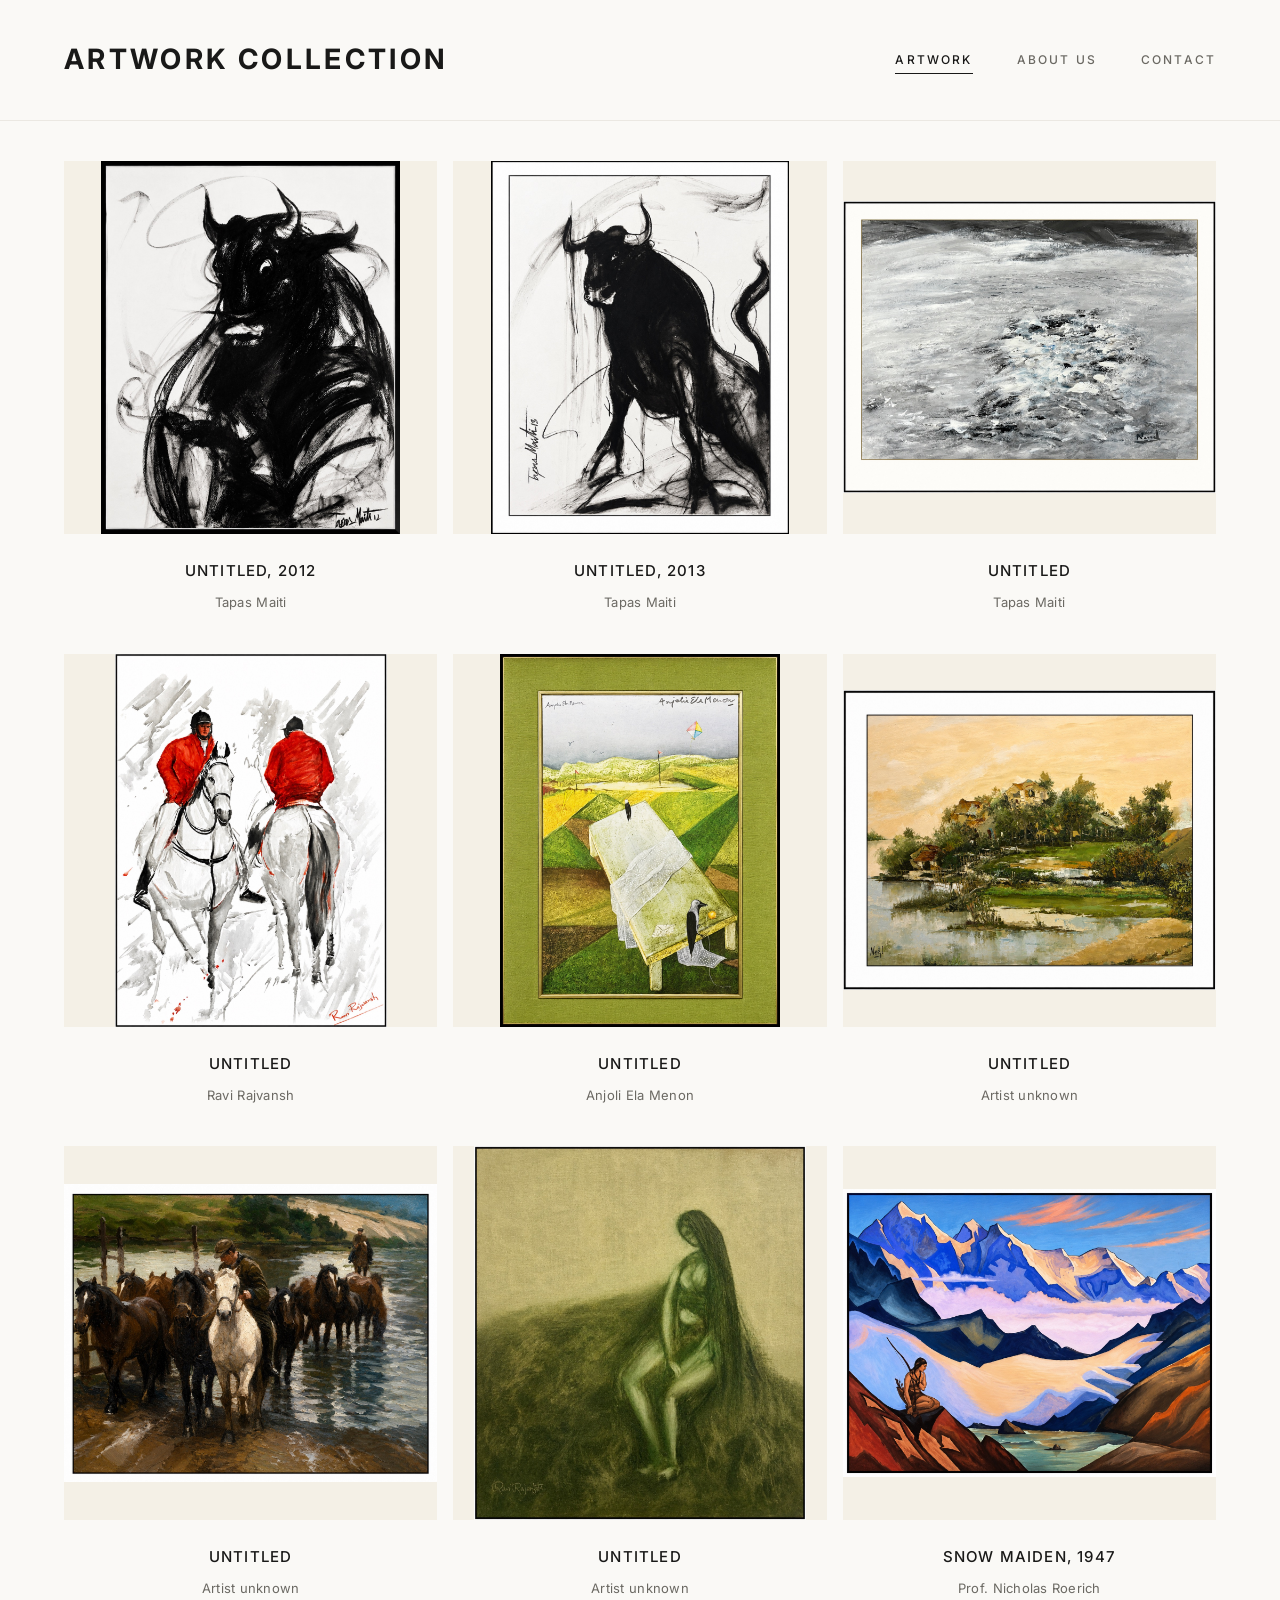
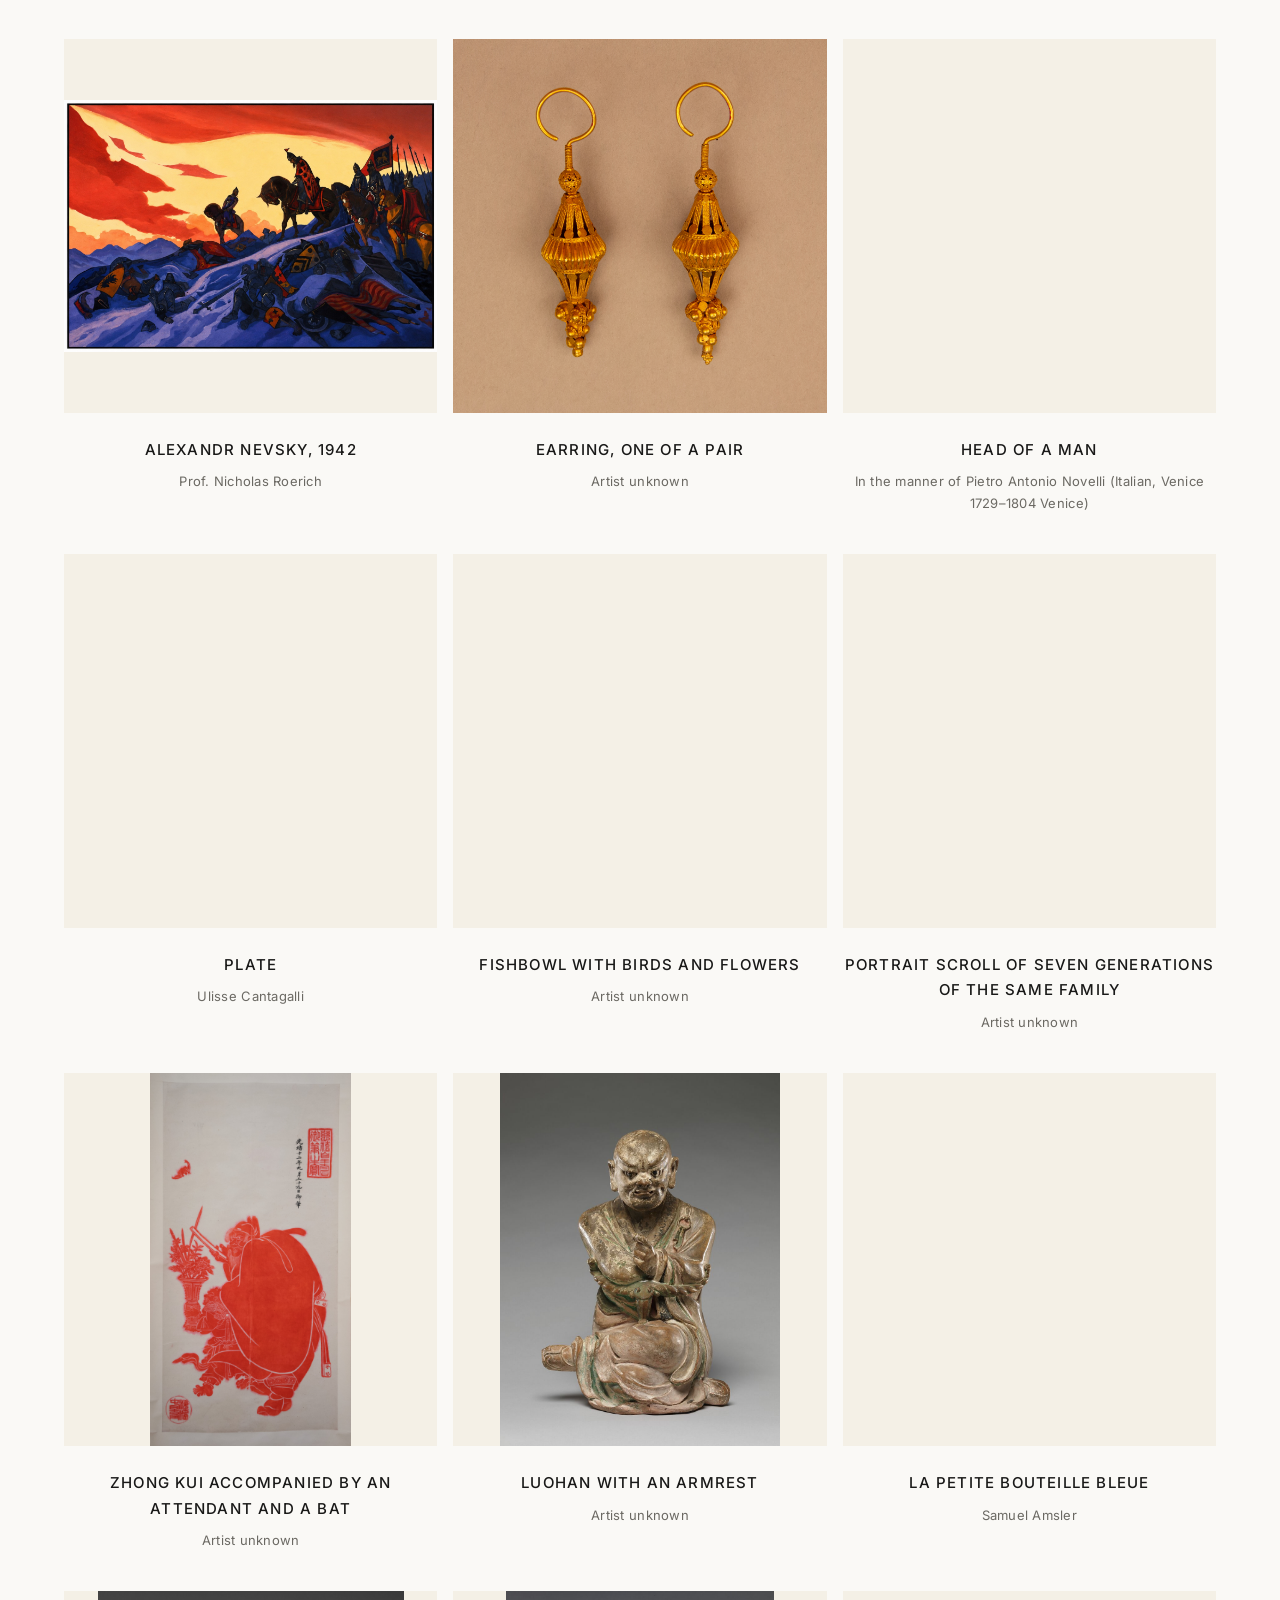
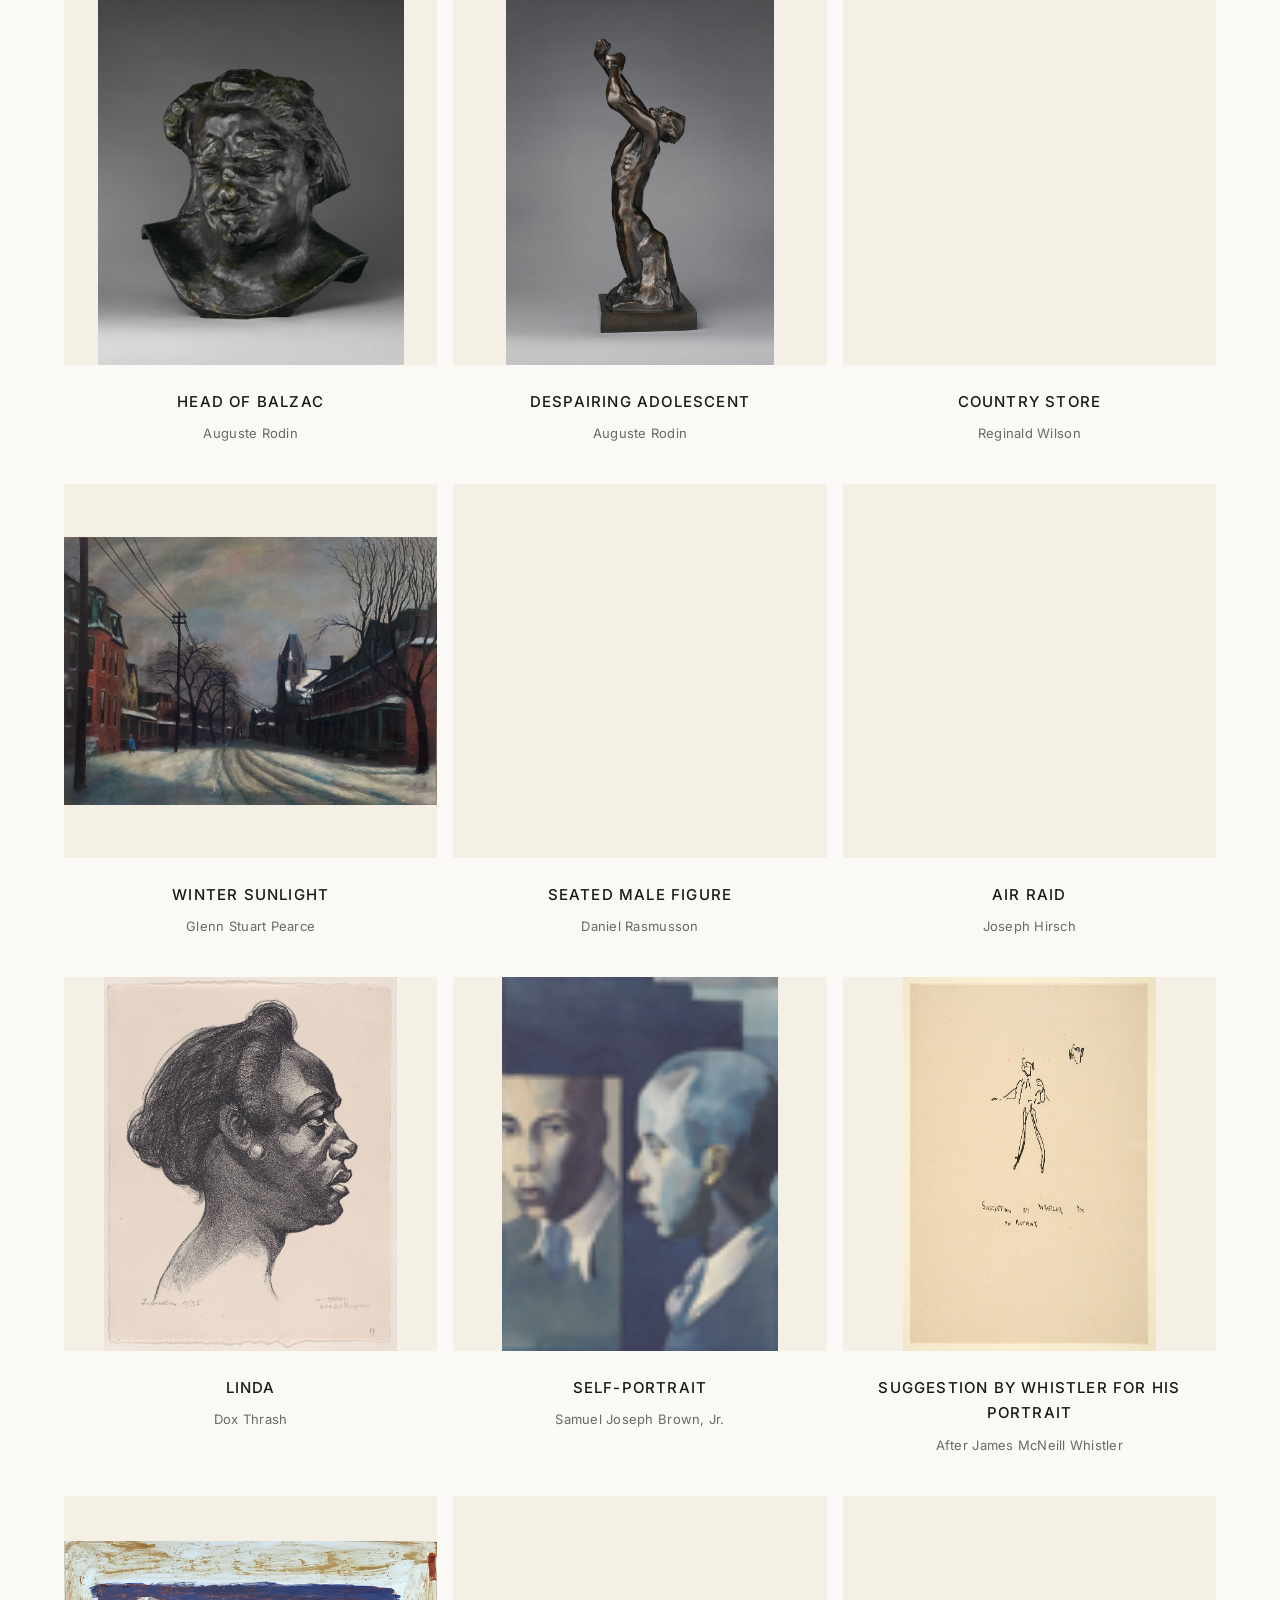
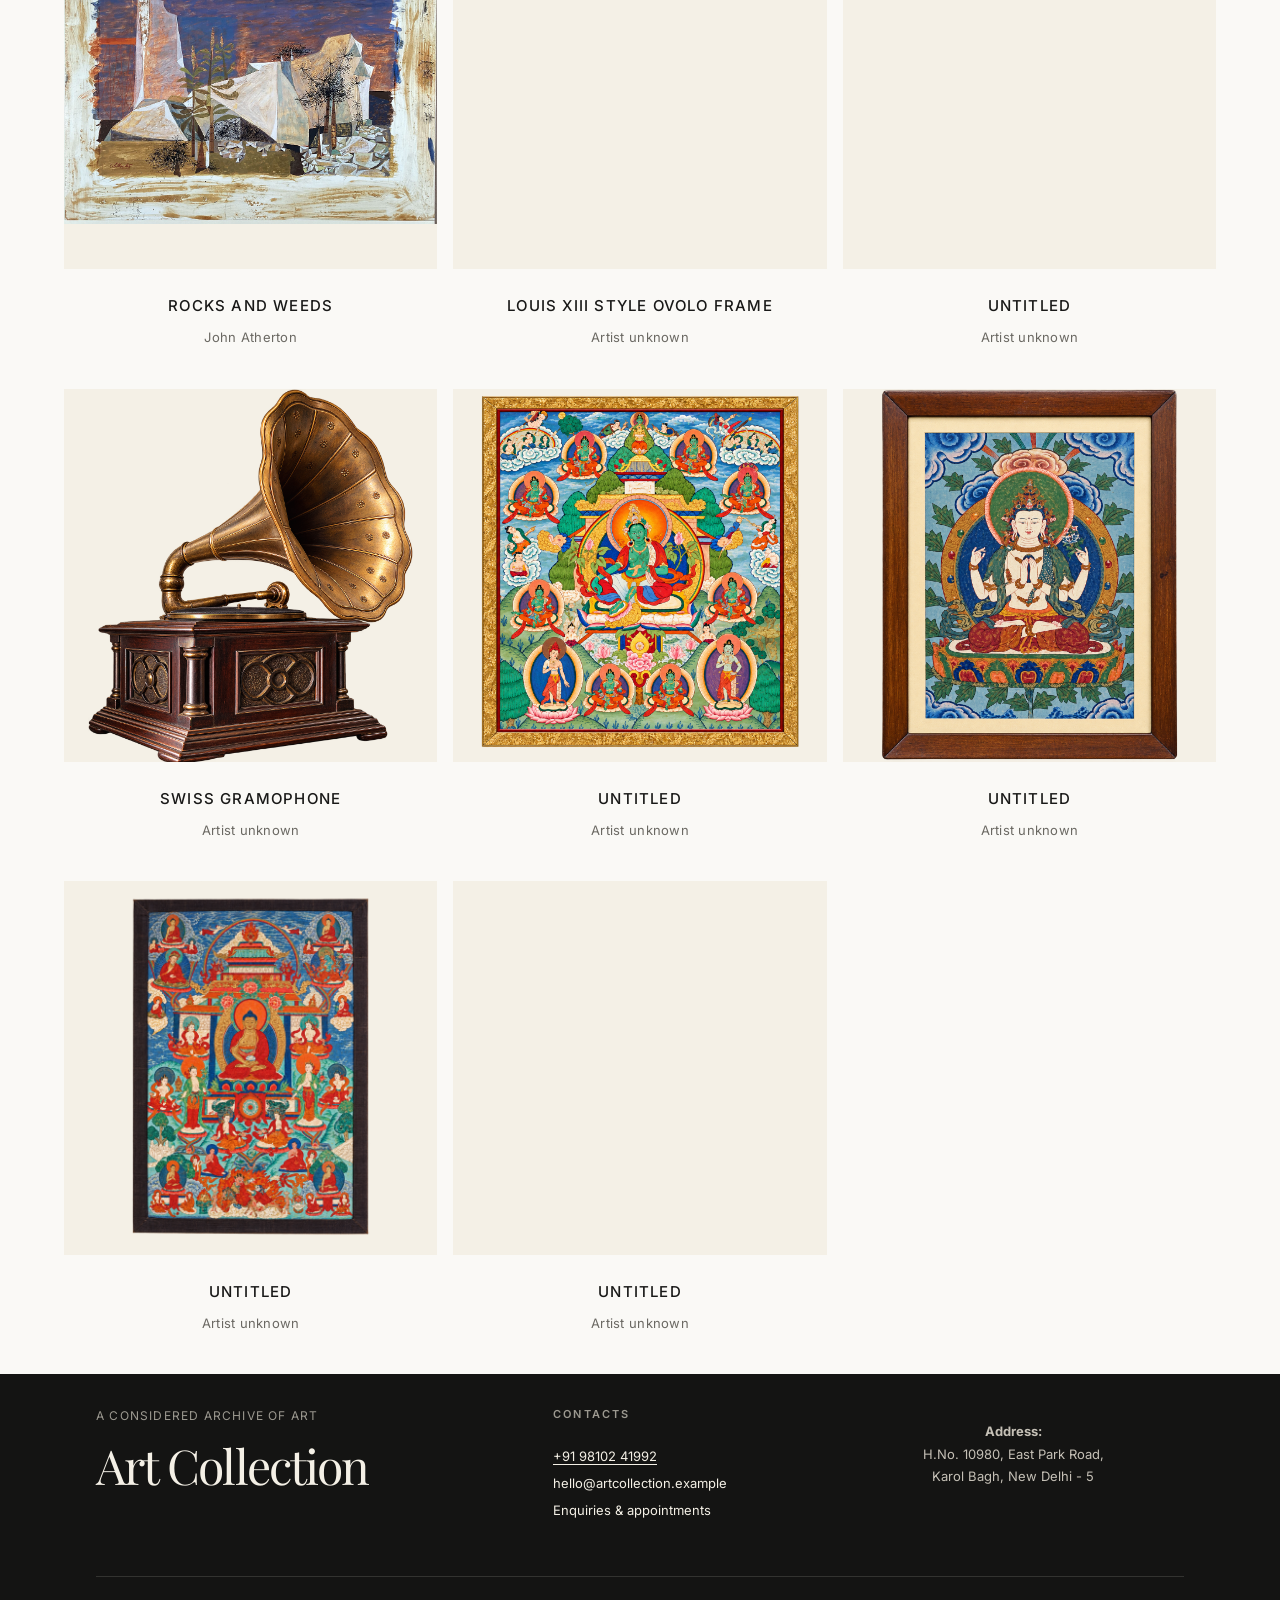
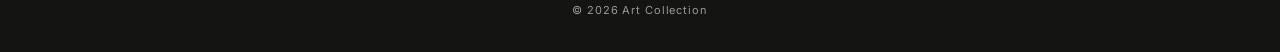
<file: index.html>
<!DOCTYPE html>
<html lang="en">
<head>
  <meta charset="UTF-8">
  <meta name="viewport" content="width=device-width, initial-scale=1">
  <title>Art Collection</title>
  <meta name="description" content="A curated collection of contemporary artworks — paintings, sculpture and works on paper.">
  <link rel="preconnect" href="https://fonts.googleapis.com">
  <link rel="preconnect" href="https://fonts.gstatic.com" crossorigin>
  <link href="https://fonts.googleapis.com/css2?family=Inter:wght@300;400;500&family=Playfair+Display:wght@400;500&display=swap" rel="stylesheet">
  <link rel="stylesheet" href="css/style.css">
  <link rel="stylesheet" href="css/responsive.css">
</head>
<body>
  <a class="skip-link" href="#main">Skip to content</a>

  <header class="site-header">
    <div class="container header-inner">
      <a class="brand" href="index.html">ARTWORK COLLECTION</a>
      <button class="nav-toggle" aria-expanded="false" aria-controls="site-nav" aria-label="Menu">
        <span></span><span></span>
      </button>
      <nav class="site-nav" id="site-nav" aria-label="Main">
        <a href="index.html" aria-current="page">Artwork</a>
        <a href="about.html">About Us</a>
        <a href="contact.html">Contact</a>
      </nav>
    </div>
  </header>

  <main id="main" class="container fade-in">
    <h1 class="page-title visually-hidden">Artwork</h1>
    <ul class="gallery" id="gallery"></ul>
    <noscript><p class="note">Enable JavaScript to view the collection.</p></noscript>
  </main>

  <div data-footer></div>

  <script src="js/app.js" defer></script>
</body>
</html>
</file>
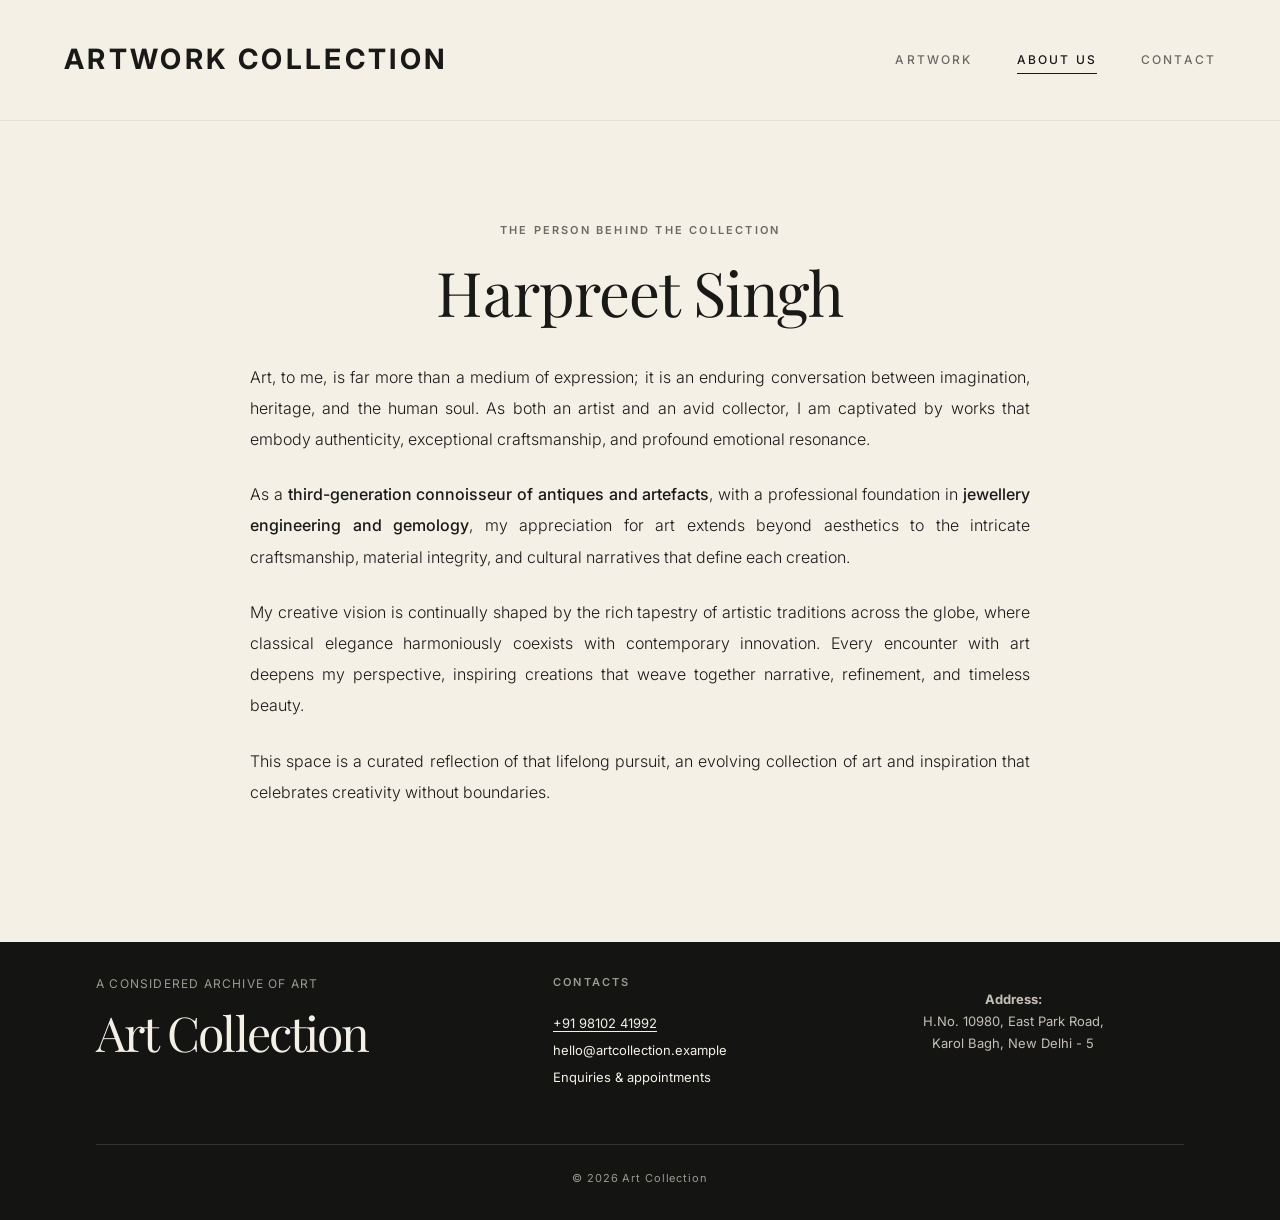
<file: about.html>
<!DOCTYPE html>
<html lang="en">
<head>
  <meta charset="UTF-8">
  <meta name="viewport" content="width=device-width, initial-scale=1">
  <title>About — Aria Sen</title>
  <meta name="description" content="About Aria Sen — a collector and curator of contemporary painting, sculpture and works on paper.">
  <link rel="preconnect" href="https://fonts.googleapis.com">
  <link rel="preconnect" href="https://fonts.gstatic.com" crossorigin>
  <link href="https://fonts.googleapis.com/css2?family=Inter:wght@300;400;500&family=Playfair+Display:wght@400;500&display=swap" rel="stylesheet">
  <link rel="stylesheet" href="css/style.css">
  <link rel="stylesheet" href="css/responsive.css">
</head>
<body class="page-about">
  <a class="skip-link" href="#main">Skip to content</a>

  <header class="site-header">
    <div class="container header-inner">
      <a class="brand" href="index.html">ARTWORK COLLECTION</a>
      <button class="nav-toggle" aria-expanded="false" aria-controls="site-nav" aria-label="Menu">
        <span></span><span></span>
      </button>
      <nav class="site-nav" id="site-nav" aria-label="Main">
        <a href="index.html">Artwork</a>
        <a href="about.html" aria-current="page">About Us</a>
        <a href="contact.html">Contact</a>
      </nav>
    </div>
  </header>

  <main id="main" class="about-reveal about-page-content">
    <div class="about-text">
      <p class="eyebrow reveal-item">The person behind the collection</p>

      <h1 class="page-title reveal-item">Harpreet Singh</h1>

      <p class="reveal-item">
        Art, to me, is far more than a medium of expression; it is an enduring conversation between imagination, heritage, and the human soul. As both an artist and an avid collector, I am captivated by works that embody authenticity, exceptional craftsmanship, and profound emotional resonance.
      </p>

      <p class="reveal-item">
        As a <strong>third-generation connoisseur of antiques and artefacts</strong>, with a professional foundation in <strong>jewellery engineering and gemology</strong>, my appreciation for art extends beyond aesthetics to the intricate craftsmanship, material integrity, and cultural narratives that define each creation.
      </p>

      <p class="reveal-item">
        My creative vision is continually shaped by the rich tapestry of artistic traditions across the globe, where classical elegance harmoniously coexists with contemporary innovation. Every encounter with art deepens my perspective, inspiring creations that weave together narrative, refinement, and timeless beauty.
      </p>

      <p class="reveal-item">
        This space is a curated reflection of that lifelong pursuit, an evolving collection of art and inspiration that celebrates creativity without boundaries.
      </p>
    </div>
  </main>

  <div data-footer></div>

  <script src="js/app.js" defer></script>
</body>
</html>
</file>
<file: css/style.css>
:root {
  --bg: #faf9f6;
  --bg-warm: #f4f0e6;
  --text: #191918;
  --text-muted: #6b6963;
  --border: #e2ded6;
  --border-dark: #191918;
  --accent: #191918;
  --footer: #141413;
  --footer-text: #f4f0e6;

  --font-sans: "Inter", -apple-system, BlinkMacSystemFont, "Segoe UI", Roboto, sans-serif;
  --font-serif: "Playfair Display", Georgia, serif;

  --space-1: 8px;
  --space-2: 16px;
  --space-3: 24px;
  --space-4: 40px;
  --space-5: 64px;
  --space-6: 96px;
  --space-7: 136px;

  --gutter: 64px;
  --max-width: 1360px;
  --transition: 300ms cubic-bezier(0.16, 1, 0.3, 1);
  --ease-editorial: cubic-bezier(0.16, 1, 0.3, 1);
}

*,
*::before,
*::after {
  box-sizing: border-box;
}

html {
  scroll-behavior: smooth;
}

body {
  margin: 0;
  background: var(--bg);
  color: var(--text);
  font-family: var(--font-sans);
  font-size: 16px;
  font-weight: 400;
  line-height: 1.7;
  -webkit-font-smoothing: antialiased;
  -moz-osx-font-smoothing: grayscale;
}

img {
  display: block;
  max-width: 100%;
}

a {
  color: inherit;
  text-decoration: none;
}

.container {
  width: 100%;
  max-width: var(--max-width);
  margin: 0 auto;
  padding: 0 var(--gutter);
}

.visually-hidden {
  position: absolute;
  width: 1px;
  height: 1px;
  margin: -1px;
  padding: 0;
  overflow: hidden;
  clip: rect(0 0 0 0);
  white-space: nowrap;
  border: 0;
}

.skip-link {
  position: absolute;
  left: -9999px;
  top: 0;
  background: var(--accent);
  color: #fff;
  padding: var(--space-2) var(--space-3);
  z-index: 100;
  font-size: 13px;
  letter-spacing: 0.05em;
}

.skip-link:focus {
  left: 0;
}

:focus-visible {
  outline: 1px solid var(--accent);
  outline-offset: 4px;
}

/* ---------- Header ---------- */

.site-header {
  position: sticky;
  top: 0;
  z-index: 50;
  background: rgba(250, 249, 246, 0.92);
  backdrop-filter: blur(12px);
  -webkit-backdrop-filter: blur(12px);
  border-bottom: 1px solid rgba(226, 222, 214, 0.6);
  transition: background-color var(--transition);
}

.page-about .site-header {
  background: rgba(244, 240, 230, 0.92);
  border-bottom-color: rgba(217, 213, 203, 0.6);
}

.header-inner {
  display: flex;
  align-items: center;
  justify-content: space-between;
  padding-top: clamp(24px, 3vw, 36px);
  padding-bottom: clamp(24px, 3vw, 36px);
}

.brand {
  font-family: var(--font-sans);
  font-size: clamp(22px, 2.4vw, 28px);
  font-weight: 700;
  letter-spacing: 0.12em;
  text-transform: uppercase;
  transition: opacity var(--transition);
}

.brand:hover {
  opacity: 0.75;
}

.site-nav {
  display: flex;
  gap: clamp(24px, 3.5vw, 44px);
}

.site-nav a {
  position: relative;
  font-size: 12px;
  font-weight: 500;
  letter-spacing: 0.18em;
  text-transform: uppercase;
  color: var(--text-muted);
  padding: 4px 0;
  transition: color var(--transition);
}

.site-nav a::after {
  content: "";
  position: absolute;
  bottom: 0;
  left: 0;
  width: 100%;
  height: 1px;
  background: var(--accent);
  transform: scaleX(0);
  transform-origin: right;
  transition: transform 350ms var(--ease-editorial);
}

.site-nav a:hover,
.site-nav a:focus-visible {
  color: var(--accent);
}

.site-nav a:hover::after {
  transform: scaleX(1);
  transform-origin: left;
}

.site-nav a[aria-current="page"] {
  color: var(--text);
}

.site-nav a[aria-current="page"]::after {
  transform: scaleX(1);
}

.nav-toggle {
  display: none;
  width: 36px;
  height: 36px;
  padding: 0;
  background: none;
  border: 0;
  cursor: pointer;
}

.nav-toggle span {
  display: block;
  width: 24px;
  height: 1.5px;
  margin: 6px auto;
  background: var(--text);
  transition: transform var(--transition), opacity var(--transition);
}

.nav-toggle[aria-expanded="true"] span:first-child {
  transform: translateY(3.75px) rotate(45deg);
}

.nav-toggle[aria-expanded="true"] span:last-child {
  transform: translateY(-3.75px) rotate(-45deg);
}

/* ---------- Gallery ---------- */

.gallery {
  list-style: none;
  margin: var(--space-4) 0;
  padding: 0;
  display: grid;
  grid-template-columns: repeat(3, minmax(0, 1fr));
  gap: var(--space-4) var(--space-2);
}

.card figure {
  margin: 0;
}

.card-media {
  overflow: hidden;
  background: var(--bg-warm);
  position: relative;
}

/* Works are portrait and landscape both — contain so nothing is cropped. */
.card img {
  width: 100%;
  height: 100%;
  aspect-ratio: 1 / 1;
  object-fit: contain;
  transition: transform 700ms var(--ease-editorial), filter 700ms var(--ease-editorial);
}

.card:hover img {
  transform: scale(1.035);
}

.card figcaption {
  padding-top: var(--space-3);
  text-align: center;
}

.card-title {
  margin: 0;
  font-size: 15px;
  font-weight: 500;
  letter-spacing: 0.08em;
  text-transform: uppercase;
}

.card-artist {
  margin: var(--space-1) 0 0;
  font-size: 13px;
  font-weight: 400;
  color: var(--text-muted);
  letter-spacing: 0.02em;
}

.note {
  text-align: center;
  color: var(--text-muted);
}

/* ---------- About ---------- */

.page-about {
  background: var(--bg-warm);
}

.split {
  display: grid;
  grid-template-columns: minmax(0, 1.5fr) minmax(0, 1fr);
  align-items: center;
  min-height: calc(100vh - 106px);
}

.split-text {
  padding: clamp(48px, 6vw, 96px) clamp(40px, 6vw, 104px) clamp(48px, 6vw, 96px) var(--gutter);
}

.split-text p {
  color: #3e3d38;
  font-size: clamp(15px, 1.1vw, 17px);
  line-height: 1.75;
  margin: 0 0 22px;
}

.split-image {
  align-self: stretch;
  min-height: clamp(440px, 65vh, 720px);
  overflow: hidden;
  position: relative;
  background: #f4f0e6;
  padding: 4rem;
}

.split-image img {
  width: 100%;
  height: 100%;
  object-fit: cover;
  display: block;
}

.page-title {
  font-family: var(--font-serif);
  font-size: clamp(42px, 4.8vw, 68px);
  font-weight: 400;
  line-height: 1.08;
  letter-spacing: -0.015em;
  color: var(--accent);
  margin: 0 0 var(--space-4);
}

.eyebrow,
.contact-label,
.footer-label {
  margin: 0 0 var(--space-2);
  font-size: 11px;
  font-weight: 600;
  letter-spacing: 0.2em;
  text-transform: uppercase;
  color: var(--text-muted);
}

/* Editorial Entrance Reveal Animation (About Us) */

.about-reveal .reveal-image {
  animation: editorial-mask-reveal 1200ms var(--ease-editorial) both;
}

.about-reveal .reveal-image img {
  animation: editorial-image-settle 1400ms var(--ease-editorial) both;
}

.about-reveal .reveal-item {
  animation: editorial-text-reveal 1000ms var(--ease-editorial) both;
}

.about-reveal .reveal-item:nth-child(1) {
  animation-delay: 150ms;
}

/* Eyebrow */
.about-reveal .reveal-item:nth-child(2) {
  animation-delay: 280ms;
}

/* Page Title */
.about-reveal .reveal-item:nth-child(3) {
  animation-delay: 420ms;
}

/* Paragraph 1 */
.about-reveal .reveal-item:nth-child(4) {
  animation-delay: 540ms;
}

/* Paragraph 2 */
.about-reveal .reveal-item:nth-child(5) {
  animation-delay: 660ms;
}

/* Paragraph 3 */

@keyframes editorial-mask-reveal {
  0% {
    clip-path: inset(100% 0 0 0);
    opacity: 0;
    transform: translateY(30px);
  }

  100% {
    clip-path: inset(0 0 0 0);
    opacity: 1;
    transform: translateY(0);
  }
}

@keyframes editorial-image-settle {
  0% {
    transform: scale(1.12) translateY(-15px);
  }

  100% {
    transform: scale(1) translateY(0);
  }
}

@keyframes editorial-text-reveal {
  0% {
    opacity: 0;
    transform: translateY(32px);
  }

  100% {
    opacity: 1;
    transform: translateY(0);
  }
}

/* ---------- Contact ---------- */

.page-contact {
  background: #f8f7f4;
}

.contact-page {
  padding-top: 2rem;
  padding-bottom: var(--space-7);
}

.contact-heading {
  padding-bottom: var(--space-4);
  border-bottom: 1px solid var(--border-dark);
  text-align: center;
}

.contact-heading .eyebrow {
  color: var(--text-muted);
}

.contact-heading .page-title {
  margin: 0;
  font-size: 2rem;
}

.contact-details {
  display: grid;
  grid-template-columns: minmax(0, 1fr) minmax(0, 1fr);
  gap: var(--space-5);
  padding: 2rem;
  max-width: 50%;
}

.contact-label {
  font-size: 12px;
  color: var(--text-muted);
}

.contact-link {
  font-family: var(--font-serif);
  position: relative;
  display: inline-block;
  transition: color var(--transition), transform var(--transition);
}

.contact-link:hover,
.contact-link:focus-visible {
  color: var(--text-muted);
  transform: translateX(4px);
}

.contact-layout {
  display: grid;
  grid-template-columns: minmax(0, 1.08fr) minmax(370px, .92fr);
}

.contact-art {
  margin: 0;
  padding-right: clamp(28px, 6vw, 92px);
}

.contact-art img {
  width: 100%;
  aspect-ratio: 4 / 3;
  object-fit: cover;
  filter: saturate(.8) contrast(.96);
}

.contact-art figcaption {
  margin-top: var(--space-2);
  color: var(--text-muted);
  font-size: 12px;
  letter-spacing: .08em;
}

.contact-form-panel {
  border-left: 1px solid var(--border);
  padding-left: clamp(32px, 7vw, 112px);
}

.contact-intro {
  max-width: 430px;
  margin-bottom: 2rem;
}

.contact-intro .eyebrow {
  font-family: var(--font-serif);
  font-size: 22px;
  letter-spacing: 0;
  text-transform: none;
  color: var(--text-muted);
}

.contact-intro h2 {
  margin: 0 0 var(--space-2);
  font-size: 15px;
  letter-spacing: .18em;
  text-transform: uppercase;
  font-weight: 500;
}

.contact-intro p:last-child {
  margin: 0;
  color: #4a4a47;
  font-family: var(--font-serif);
  font-size: 18px;
  line-height: 1.6;
}

.field {
  margin-bottom: var(--space-4);
}

.field label {
  display: block;
  font-size: 11px;
  font-weight: 600;
  letter-spacing: 0.16em;
  text-transform: uppercase;
  color: var(--text-muted);
  margin-bottom: var(--space-1);
}

.field input,
.field select,
.field textarea {
  width: 100%;
  padding: var(--space-2) 0;
  font: inherit;
  color: var(--text);
  background: transparent;
  border: 0;
  border-bottom: 1px solid var(--border);
  border-radius: 0;
  transition: border-color var(--transition), background-color var(--transition);
}

.field textarea {
  resize: vertical;
}

.field input:focus,
.field select:focus,
.field textarea:focus {
  outline: none;
  border-bottom-color: var(--accent);
}

.btn {
  align-self: flex-start;
  font: inherit;
  font-size: 12px;
  font-weight: 500;
  letter-spacing: 0.18em;
  text-transform: uppercase;
  color: var(--accent);
  background: transparent;
  border: 1px solid var(--text);
  padding: var(--space-2) var(--space-4);
  cursor: pointer;
  transition: background-color var(--transition), color var(--transition), transform var(--transition);
}

.btn:hover,
.btn:focus-visible {
  background: var(--accent);
  color: #fff;
  transform: translateY(-2px);
}

.form-status {
  min-height: 1.7em;
  margin: var(--space-2) 0 0;
  font-size: 14px;
  color: var(--text-muted);
}

/* ---------- Footer ---------- */

.site-footer {
  background: var(--footer);
  color: var(--footer-text);
  padding: 2rem 6rem;
}

.footer-inner {
  display: grid;
  grid-template-columns: 1fr 1fr 1fr;
  gap: 32px;
  align-items: start;
}

.footer-kicker {
  margin: 0 0 var(--space-2);
  color: #9c9990;
  font-size: 12px;
  letter-spacing: 0.1em;
  text-transform: uppercase;
}

.footer-title {
  font-family: var(--font-serif);
  font-size: clamp(48px, 2vw, 110px);
  line-height: 0.92;
  letter-spacing: -0.04em;
  display: inline-block;
  transition: opacity var(--transition);
}

.footer-title:hover {
  opacity: 0.85;
}

.footer-contact,
.footer-nav {
  display: flex;
  flex-direction: column;
  align-self: end;
  gap: 6px;
  font-size: 13px;
  line-height: 1.6;
  justify-self :center;
}

.footer-label {
  color: #9c9990;
}

.footer-contact a,
.footer-nav a,
.footer-base a {
  width: fit-content;
  color: #f4f0e6;
  position: relative;
  transition: color var(--transition);
}

.footer-contact a::after,
.footer-nav a::after,
.footer-base a::after {
  content: "";
  position: absolute;
  bottom: 0;
  left: 0;
  width: 100%;
  height: 1px;
  background: #f4f0e6;
  transform: scaleX(0);
  transform-origin: right;
  transition: transform 300ms var(--ease-editorial);
}

.footer-contact a:hover,
.footer-nav a:hover,
.footer-base a:hover {
  color: #ffffff;
}

.footer-contact a:hover::after,
.footer-nav a:hover::after,
.footer-base a:hover::after {
  transform: scaleX(1);
  transform-origin: left;
}

.footer-base {
  display: flex;
  justify-content: center;
  max-width: var(--max-width);
  margin: clamp(56px, 0.5vw, 120px) auto 0;
  padding-top: var(--space-3);
  border-top: 1px solid #333330;
  color: #9c9990;
  font-size: 11px;
  letter-spacing: 0.08em;
}

.footer-social {
  display: flex;
  flex-wrap:wrap;
  align-items: center;
  gap: 16px;
  justify-content :center;
}

.footer-social a {
  display: inline-flex;
  align-items: center;
  justify-content: center;
  width: 34px;
  height: 34px;
  border: 1px solid rgba(255, 255, 255, 0.25);
  border-radius: 50%;
  color: inherit;
  transition: border-color 0.2s ease, opacity 0.2s ease;
}

.footer-address {
  display: block;
  width: 100%;
  margin: 14px 0 0;
  font-size: 13px;
  line-height: 1.7;
  color: #c5c0b6;
  text-align: center;
}

.footer-social a:hover {
  border-color: rgba(255, 255, 255, 0.6);
  opacity: 0.85;
}

.footer-phone {
  text-decoration: underline;
  text-underline-offset: 3px;
}
/* ---------- Motion & Accessibility ---------- */

.fade-in {
  animation: fade-in 700ms var(--ease-editorial) both;
}

@keyframes fade-in {
  from {
    opacity: 0;
    transform: translateY(14px);
  }

  to {
    opacity: 1;
    transform: translateY(0);
  }
}

@media (prefers-reduced-motion: reduce) {
  html {
    scroll-behavior: auto;
  }

  *,
  *::before,
  *::after {
    animation-duration: 0.01ms !important;
    animation-delay: 0.01ms !important;
    transition-duration: 0.01ms !important;
  }

  .about-reveal .reveal-image,
  .about-reveal .reveal-image img,
  .about-reveal .reveal-item {
    animation: simple-fade 300ms ease both !important;
    clip-path: none !important;
  }

  @keyframes simple-fade {
    from {
      opacity: 0;
    }

    to {
      opacity: 1;
    }
  }
}


/* About page — centered, image-free layout */
.page-about .about-page-content {
  display: flex;
  justify-content: center;
  width: 100%;
  padding: 100px 24px 110px;
  box-sizing: border-box;
}

.page-about .about-text {
  width: 100%;
  max-width: 850px;
  margin: 0 auto;
  text-align: justify;
}

.page-about .about-text .eyebrow {
  text-align: center;
  margin-bottom: 20px;
}

.page-about .about-text .page-title {
  text-align: center;
  margin-bottom: 36px;
}

.page-about .about-text > p:not(.eyebrow) {
  font-size: 16px;
  line-height: 1.95;
  font-weight: 300;
  margin: 0 auto 24px;
  max-width: 780px;
}

.page-about .about-text strong {
  font-weight: 500;
}

/* Responsive spacing */
@media screen and (max-width: 749px) {
  .page-about .about-page-content {
    padding: 64px 22px 72px;
  }

  .page-about .about-text .page-title {
    margin-bottom: 26px;
  }

  .page-about .about-text > p:not(.eyebrow) {
    font-size: 15px;
    line-height: 1.85;
    margin-bottom: 20px;
  }
}
</file>
<file: css/responsive.css>
/* Tablet & Medium Screens */
@media (max-width: 1024px) {
  :root { --gutter: 40px; }

  .gallery {
    grid-template-columns: repeat(2, minmax(0, 1fr));
    gap: var(--space-5) var(--space-4);
    margin: var(--space-5) 0;
  }

  /* About Us Responsive Ordering: Image ABOVE Text on Tablet/Mobile */
  .split {
    display: flex;
    flex-direction: column;
    min-height: auto;
    padding-top: var(--space-3);
  }

  .split-image {
    order: -1;
    width: 100%;
    min-height: auto;
    max-height: 520px;
    aspect-ratio: 16 / 10;
  }

  .split-image img {
    height: 100%;
    width: 100%;
    object-fit: cover;
  }

  .split-text {
    width: 100%;
    padding: var(--space-5) var(--gutter) var(--space-6);
  }

  .split-text p {
    max-width: 100%;
  }

  .contact-details { padding-right: 0; padding-left: 0; }
  .contact-layout { grid-template-columns: minmax(0, 1fr) minmax(320px, .9fr); }
  .contact-art { padding-right: var(--space-4); }
  .contact-form-panel { padding-left: var(--space-4); }
}

/* Mobile Screens */
@media (max-width: 700px) {
  :root { --gutter: 24px; }

  .header-inner {
    flex-wrap: wrap;
    padding-top: var(--space-3);
    padding-bottom: var(--space-3);
  }

  .brand { font-size: 20px; }

  .nav-toggle { display: block; }

  .site-nav {
    flex-basis: 100%;
    flex-direction: column;
    gap: var(--space-3);
    display: none;
    padding: var(--space-4) 0 var(--space-2);
    border-top: 1px solid var(--border);
    margin-top: var(--space-2);
  }
  .site-nav.is-open { display: flex; }

  .site-nav a {
    font-size: 13px;
    padding: var(--space-1) 0;
  }

  .gallery {
    grid-template-columns: minmax(0, 1fr);
    gap: var(--space-5);
    margin: var(--space-4) 0 var(--space-5);
  }

  .split {
    padding-top: 0;
  }

  .split-image {
    max-height: 380px;
    aspect-ratio: 4 / 3;
  }

  .split-text {
    padding: var(--space-4) var(--gutter) var(--space-5);
  }

  .contact-page { padding-top: var(--space-4); padding-bottom: var(--space-6); }
  .contact-heading { padding-bottom: var(--space-3); }
  .contact-details { grid-template-columns: 1fr; gap: var(--space-3); padding: var(--space-4) 0 var(--space-5); }
  .contact-layout { grid-template-columns: 1fr; gap: var(--space-5); }
  .contact-art { padding: 0; }
  .contact-art figcaption { margin-top: var(--space-1); }
  .contact-form-panel { border-left: 0; border-top: 1px solid var(--border); padding: var(--space-5) 0 0; }
  .contact-intro { margin-bottom: var(--space-4); }
  .btn { width: 100%; text-align: center; }

  .site-footer { padding:2rem; }
  .footer-inner { grid-template-columns: 1fr; gap: var(--space-4); }
  .footer-contact, .footer-nav { align-self: auto; }
  .footer-base { margin-top: var(--space-5); flex-direction: column; gap: var(--space-2); }
}

@media (max-width: 640px) {
  .footer-inner {
    grid-template-columns: 1fr;
    justify-items: center;
    text-align: center;
    gap: 28px;
  }

  .footer-contact {
    align-items: center;
  }

  .footer-title{
    font-size: 2rem;
  }

  .footer-social {
    justify-self: center;
  }

  .footer-base {
    text-align: center;
  }
}
</file>
